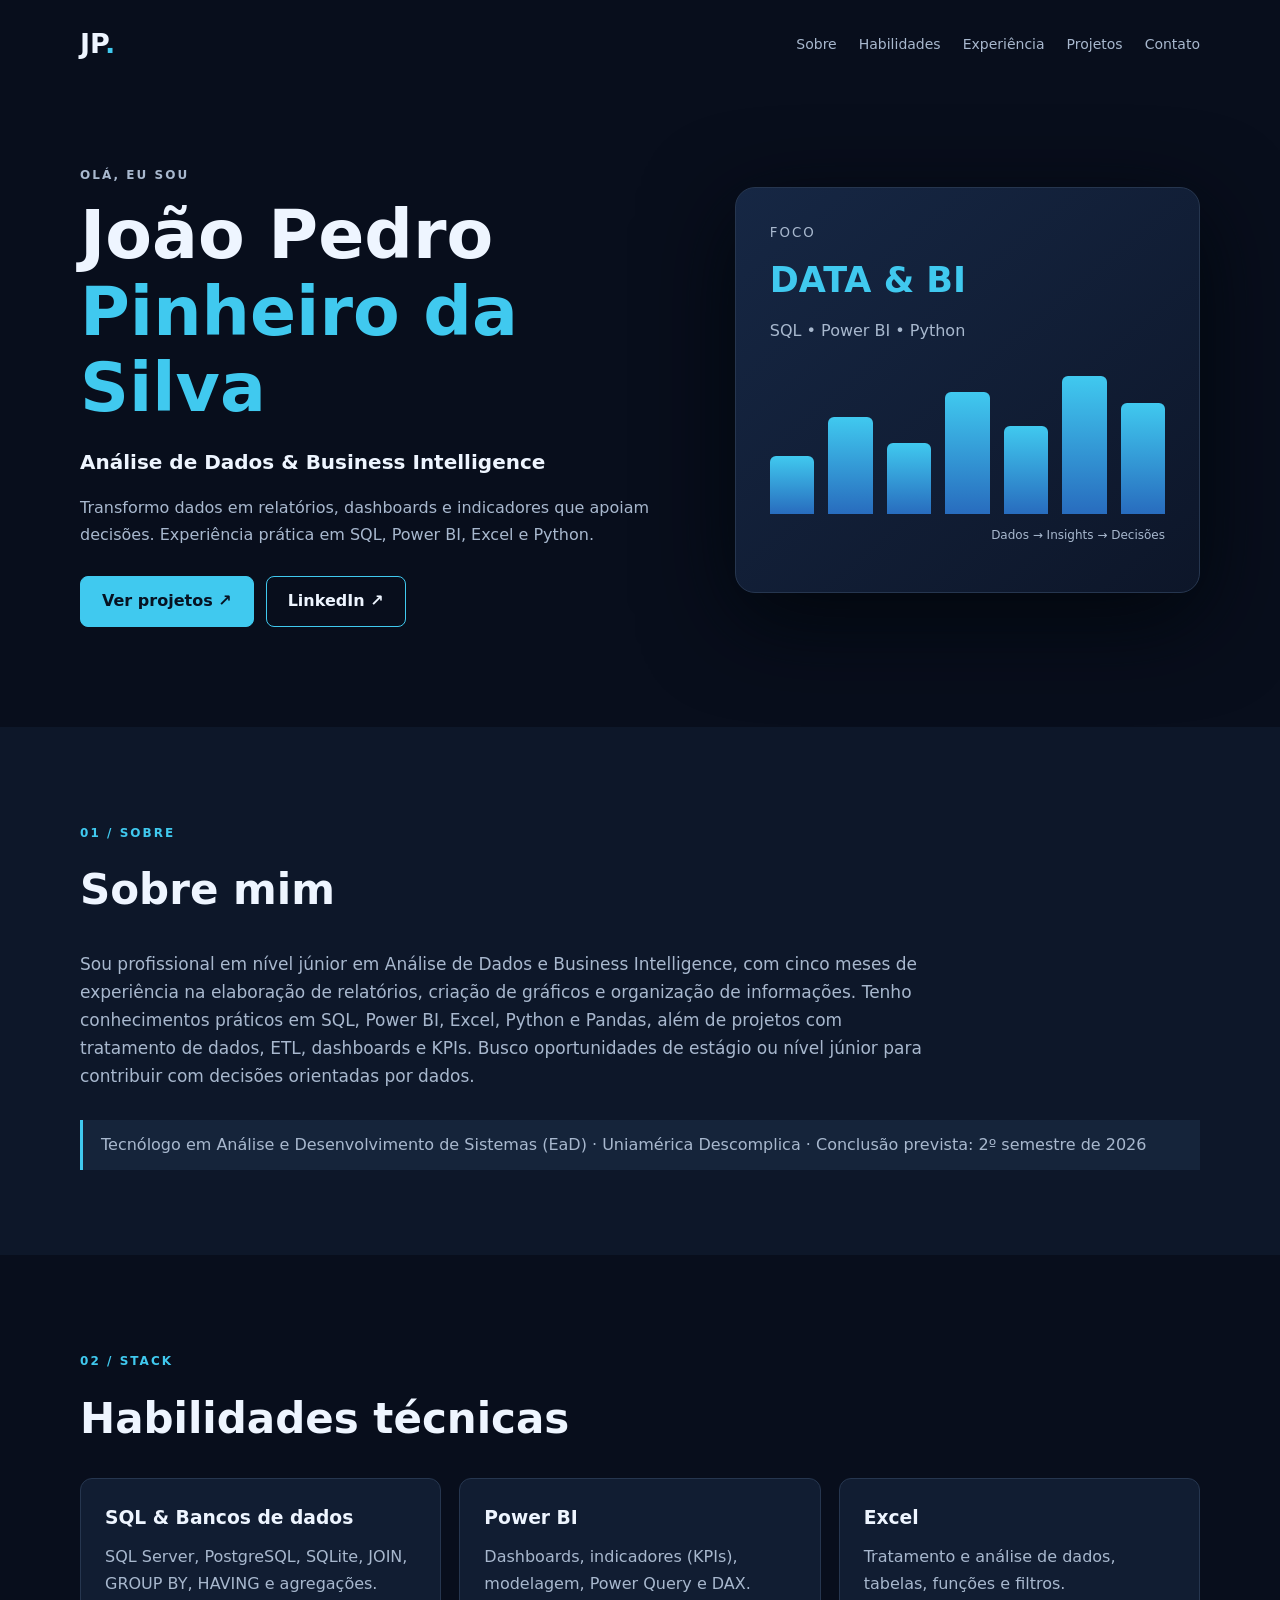
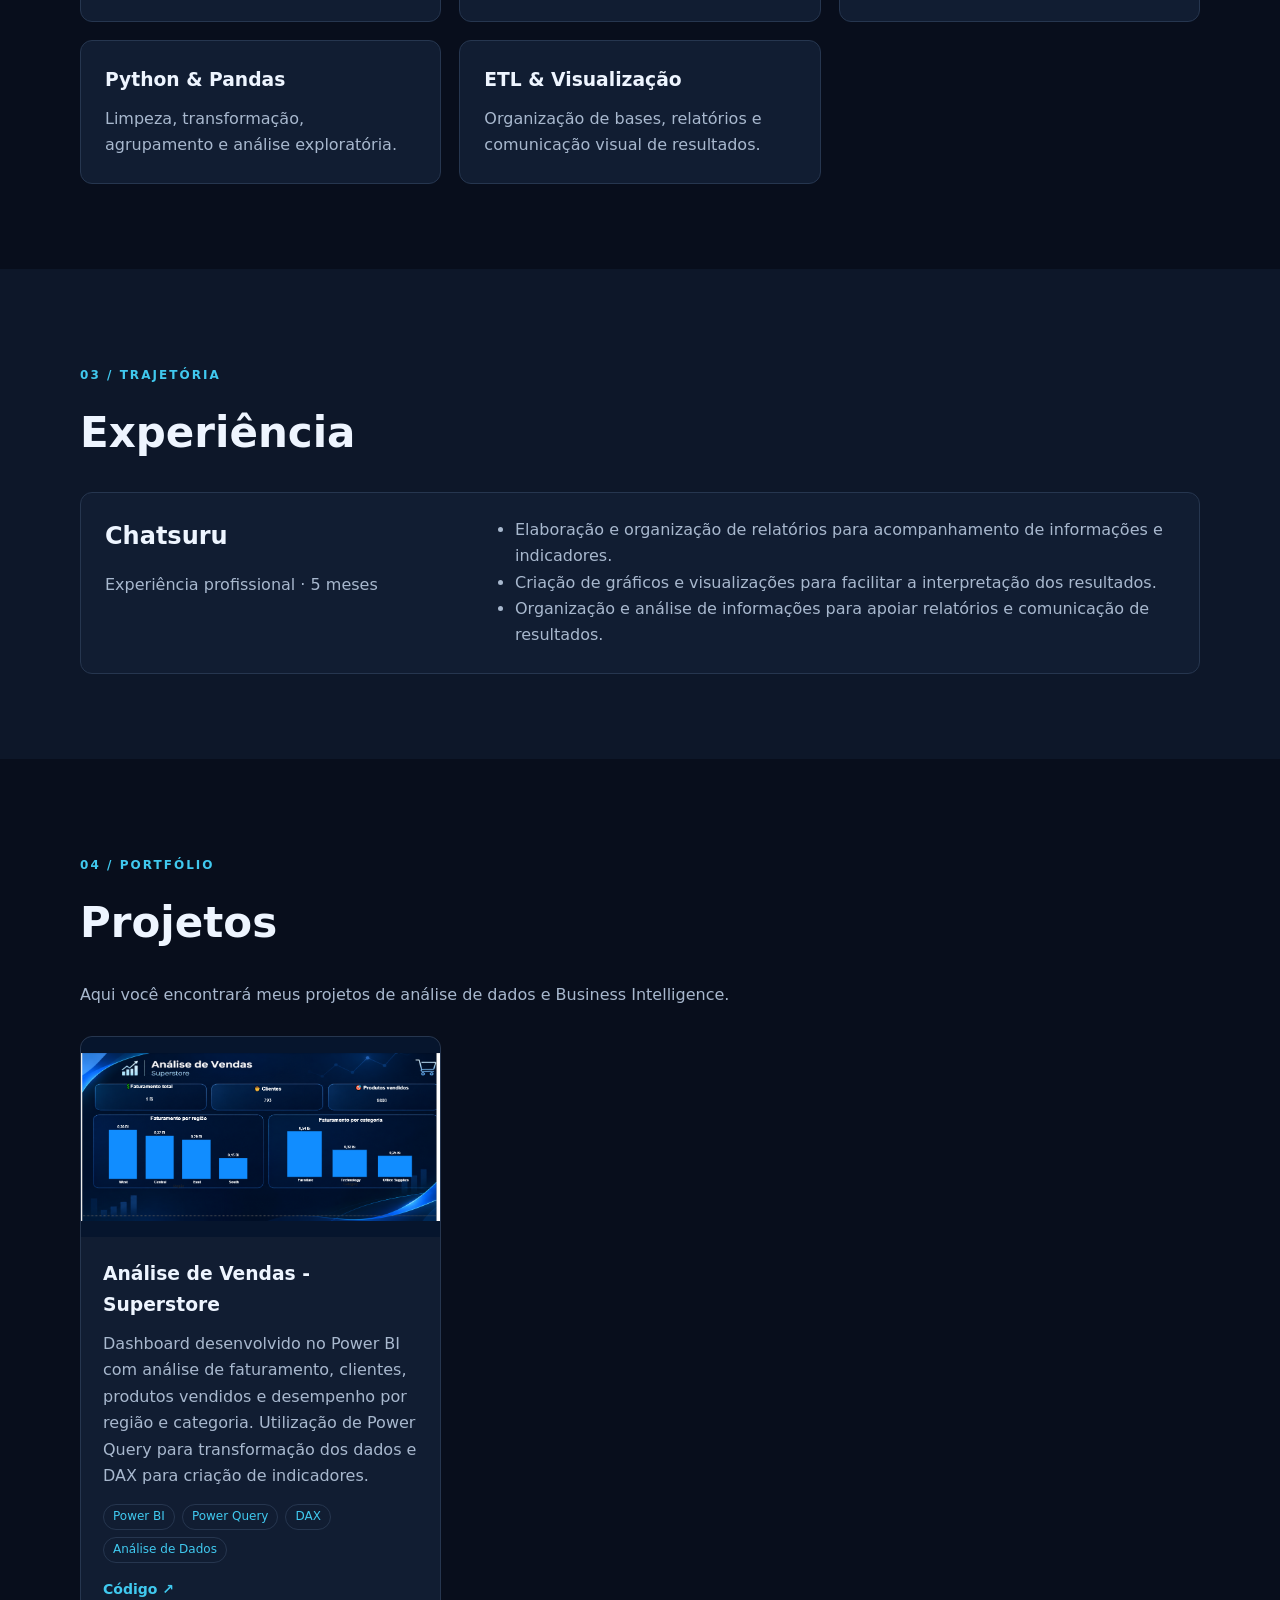
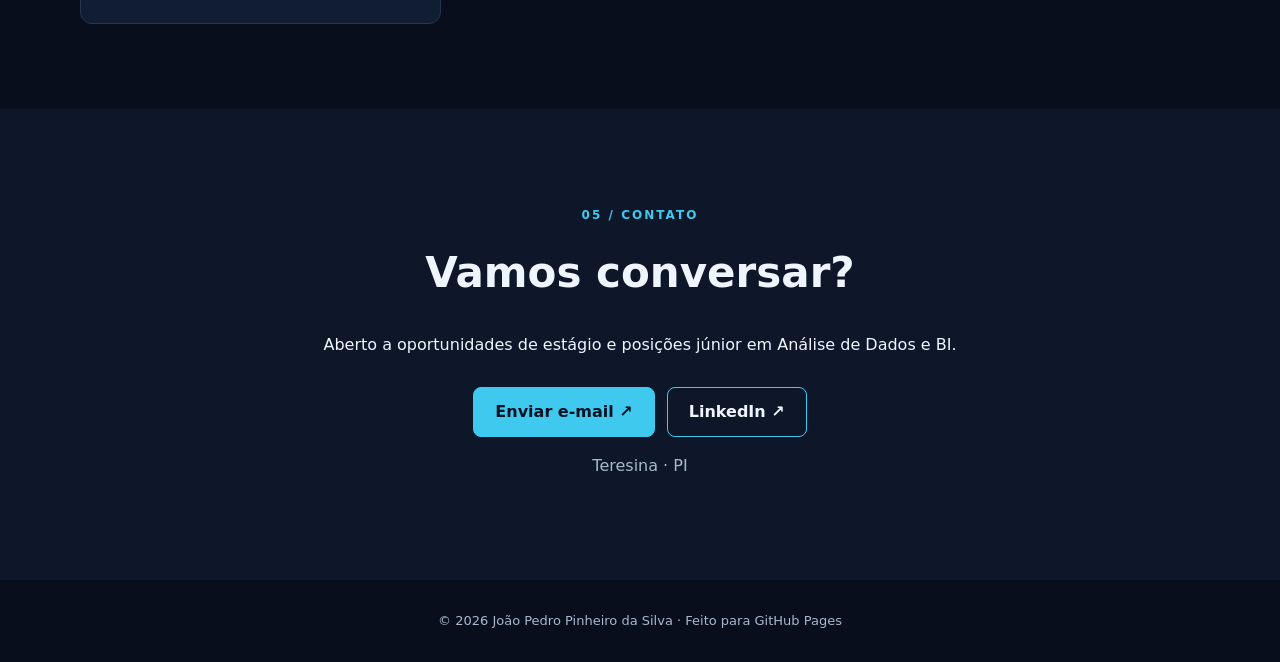
<file: index.html>
<!doctype html><html lang="pt-BR"><head><meta charset="UTF-8"><meta name="viewport" content="width=device-width,initial-scale=1"><meta name="description" content="Portfólio de João Pedro Pinheiro da Silva — Análise de Dados e Business Intelligence."><title>João Pedro | Análise de Dados & BI</title><link rel="stylesheet" href="style.css"></head><body><header class="nav wrap"><a class="logo" href="#inicio">JP<span>.</span></a><nav><a href="#sobre">Sobre</a><a href="#habilidades">Habilidades</a><a href="#experiencia">Experiência</a><a href="#projetos">Projetos</a><a href="#contato">Contato</a></nav></header><main><section class="hero wrap" id="inicio"><div><p class="eyebrow">OLÁ, EU SOU</p><h1>João Pedro<br><span>Pinheiro da Silva</span></h1><h2>Análise de Dados & Business Intelligence</h2><p>Transformo dados em relatórios, dashboards e indicadores que apoiam decisões. Experiência prática em SQL, Power BI, Excel e Python.</p><div class="actions"><a class="btn" href="#projetos">Ver projetos ↗</a><a class="btn outline" href="https://www.linkedin.com/in/joao-pedro-pinheiro-217677300" target="_blank" rel="noopener">LinkedIn ↗</a></div></div><div class="hero-art" aria-hidden="true"><div class="metric"><small>FOCO</small><strong>DATA & BI</strong><span>SQL • Power BI • Python</span></div><div class="bars"><i></i><i></i><i></i><i></i><i></i><i></i><i></i></div><p>Dados → Insights → Decisões</p></div></section><section class="section alt" id="sobre"><div class="wrap"><p class="eyebrow">01 / SOBRE</p><h2>Sobre mim</h2><p class="readable">Sou profissional em nível júnior em Análise de Dados e Business Intelligence, com cinco meses de experiência na elaboração de relatórios, criação de gráficos e organização de informações. Tenho conhecimentos práticos em SQL, Power BI, Excel, Python e Pandas, além de projetos com tratamento de dados, ETL, dashboards e KPIs. Busco oportunidades de estágio ou nível júnior para contribuir com decisões orientadas por dados.</p><div class="note">Tecnólogo em Análise e Desenvolvimento de Sistemas (EaD) · Uniamérica Descomplica · Conclusão prevista: 2º semestre de 2026</div></div></section><section class="section wrap" id="habilidades"><p class="eyebrow">02 / STACK</p><h2>Habilidades técnicas</h2><div class="grid skills"><article><h3>SQL & Bancos de dados</h3><p>SQL Server, PostgreSQL, SQLite, JOIN, GROUP BY, HAVING e agregações.</p></article><article><h3>Power BI</h3><p>Dashboards, indicadores (KPIs), modelagem, Power Query e DAX.</p></article><article><h3>Excel</h3><p>Tratamento e análise de dados, tabelas, funções e filtros.</p></article><article><h3>Python & Pandas</h3><p>Limpeza, transformação, agrupamento e análise exploratória.</p></article><article><h3>ETL & Visualização</h3><p>Organização de bases, relatórios e comunicação visual de resultados.</p></article></div></section><section class="section alt" id="experiencia"><div class="wrap"><p class="eyebrow">03 / TRAJETÓRIA</p><h2>Experiência</h2><article class="experience"><div><h3>Chatsuru</h3><p class="muted">Experiência profissional · 5 meses</p></div><ul><li>Elaboração e organização de relatórios para acompanhamento de informações e indicadores.</li><li>Criação de gráficos e visualizações para facilitar a interpretação dos resultados.</li><li>Organização e análise de informações para apoiar relatórios e comunicação de resultados.</li></ul></article></div></section><section class="section wrap" id="projetos"><p class="eyebrow">04 / PORTFÓLIO</p><h2>Projetos</h2><p class="muted">Aqui você encontrará meus projetos de análise de dados e Business Intelligence.</p><div id="project-grid" class="grid projects"></div><p id="empty" class="empty">Novos projetos em breve. <span>Esta seção será atualizada com análises, dashboards e códigos.</span></p></section><section class="section alt" id="contato"><div class="wrap contact"><p class="eyebrow">05 / CONTATO</p><h2>Vamos conversar?</h2><p>Aberto a oportunidades de estágio e posições júnior em Análise de Dados e BI.</p><div class="actions"><a class="btn" href="mailto:joaopdrohdhdhd@gmail.com">Enviar e-mail ↗</a><a class="btn outline" href="https://www.linkedin.com/in/joao-pedro-pinheiro-217677300" target="_blank" rel="noopener">LinkedIn ↗</a></div><p class="muted">Teresina · PI</p></div></section></main><footer class="wrap">© <span id="year"></span> João Pedro Pinheiro da Silva · Feito para GitHub Pages</footer><script src="projects.js"></script><script src="script.js"></script></body></html>
</file>
<file: style.css>
:root{--bg:#080e1c;--panel:#111d32;--line:#26364f;--text:#eef5ff;--muted:#a8b8ce;--accent:#40c9ef}*{box-sizing:border-box}html{scroll-behavior:smooth}body{margin:0;background:var(--bg);color:var(--text);font:16px/1.65 system-ui,-apple-system,Segoe UI,sans-serif}a{color:inherit;text-decoration:none}.wrap{width:min(1120px,90%);margin:auto}.nav{display:flex;align-items:center;justify-content:space-between;padding:22px 0;gap:20px}.logo{font-size:27px;font-weight:900}.logo span,.hero h1 span{color:var(--accent)}nav{display:flex;flex-wrap:wrap;gap:22px}nav a{font-size:14px;color:var(--muted)}nav a:hover{color:var(--accent)}.hero{min-height:590px;display:grid;grid-template-columns:1.3fr 1fr;align-items:center;gap:50px;padding:65px 0 100px}.eyebrow{color:var(--accent);font-weight:750;letter-spacing:.17em;font-size:12px}.hero h1{font-size:clamp(40px,5.4vw,68px);line-height:1.12;margin:10px 0 20px}.hero h2{font-size:20px;font-weight:600}.hero p,.muted,.readable{color:var(--muted)}.hero p{max-width:580px}.actions{display:flex;gap:12px;flex-wrap:wrap;margin-top:28px}.btn{display:inline-block;padding:11px 21px;background:var(--accent);color:#061222;font-weight:750;border:1px solid var(--accent);border-radius:8px}.btn:hover{filter:brightness(1.12)}.btn.outline{background:transparent;color:var(--text)}.hero-art{border:1px solid var(--line);border-radius:20px;padding:34px;background:linear-gradient(140deg,#162744,#0d1629);box-shadow:0 25px 90px #02070d}.metric{display:grid;gap:8px}.metric small{color:var(--muted);letter-spacing:.15em}.metric strong{font-size:35px;color:var(--accent)}.metric span{color:var(--muted)}.bars{height:145px;display:flex;align-items:end;gap:14px;margin-top:25px}.bars i{flex:1;border-radius:6px 6px 0 0;background:linear-gradient(#40c9ef,#286cbe);height:var(--h)}.bars i:nth-child(1){--h:40%}.bars i:nth-child(2){--h:67%}.bars i:nth-child(3){--h:49%}.bars i:nth-child(4){--h:84%}.bars i:nth-child(5){--h:61%}.bars i:nth-child(6){--h:95%}.bars i:nth-child(7){--h:77%}.hero-art>p{font-size:12px;text-align:right}.section{padding:85px 0;scroll-margin-top:25px}.section.alt{background:#0d1729}.section h2{font-size:clamp(29px,3.5vw,42px);margin:4px 0 25px}.readable{max-width:850px;font-size:17px}.note{border-left:3px solid var(--accent);padding:12px 18px;margin-top:30px;color:var(--muted);background:#15243a}.grid{display:grid;grid-template-columns:repeat(3,1fr);gap:18px}.skills article,.projects article,.experience{background:var(--panel);border:1px solid var(--line);padding:24px;border-radius:12px}.skills h3,.projects h3{margin:0 0 10px}.skills p,.projects p{color:var(--muted);margin:0}.experience{display:grid;grid-template-columns:1fr 2fr;gap:20px}.experience h3{font-size:24px;margin:0}.experience ul{margin:0;color:var(--muted)}.projects{margin-top:28px}.projects article{overflow:hidden;padding:0}.projects img{width:100%;aspect-ratio:16/9;object-fit:cover;display:block}.project-content{padding:22px}.tags{display:flex;gap:7px;flex-wrap:wrap;margin:15px 0}.tags span{border:1px solid var(--line);padding:2px 9px;border-radius:20px;color:var(--accent);font-size:12px}.project-links{display:flex;gap:20px;font-weight:700;color:var(--accent);font-size:14px}.empty{border:1px dashed #4b688c;border-radius:12px;padding:45px 25px;text-align:center;color:var(--text);font-weight:700}.empty span{display:block;font-weight:400;color:var(--muted)}.contact{text-align:center}.contact .actions{justify-content:center}footer{padding:30px 0;color:var(--muted);font-size:13px;text-align:center}@media(max-width:800px){.hero{grid-template-columns:1fr;min-height:unset;padding-top:35px}.hero-art{max-width:500px}.grid{grid-template-columns:repeat(2,1fr)}.experience{grid-template-columns:1fr}.nav{align-items:flex-start;flex-direction:column}nav{gap:13px}}@media(max-width:520px){.grid{grid-template-columns:1fr}.section{padding:60px 0}.hero{gap:25px;padding-bottom:60px}}

#project-grid article img {
    width: 100%;
    height: 200px;
    object-fit: contain;
    background-color: #06152d;
    border-radius: 12px 12px 0 0;
}
</file>
